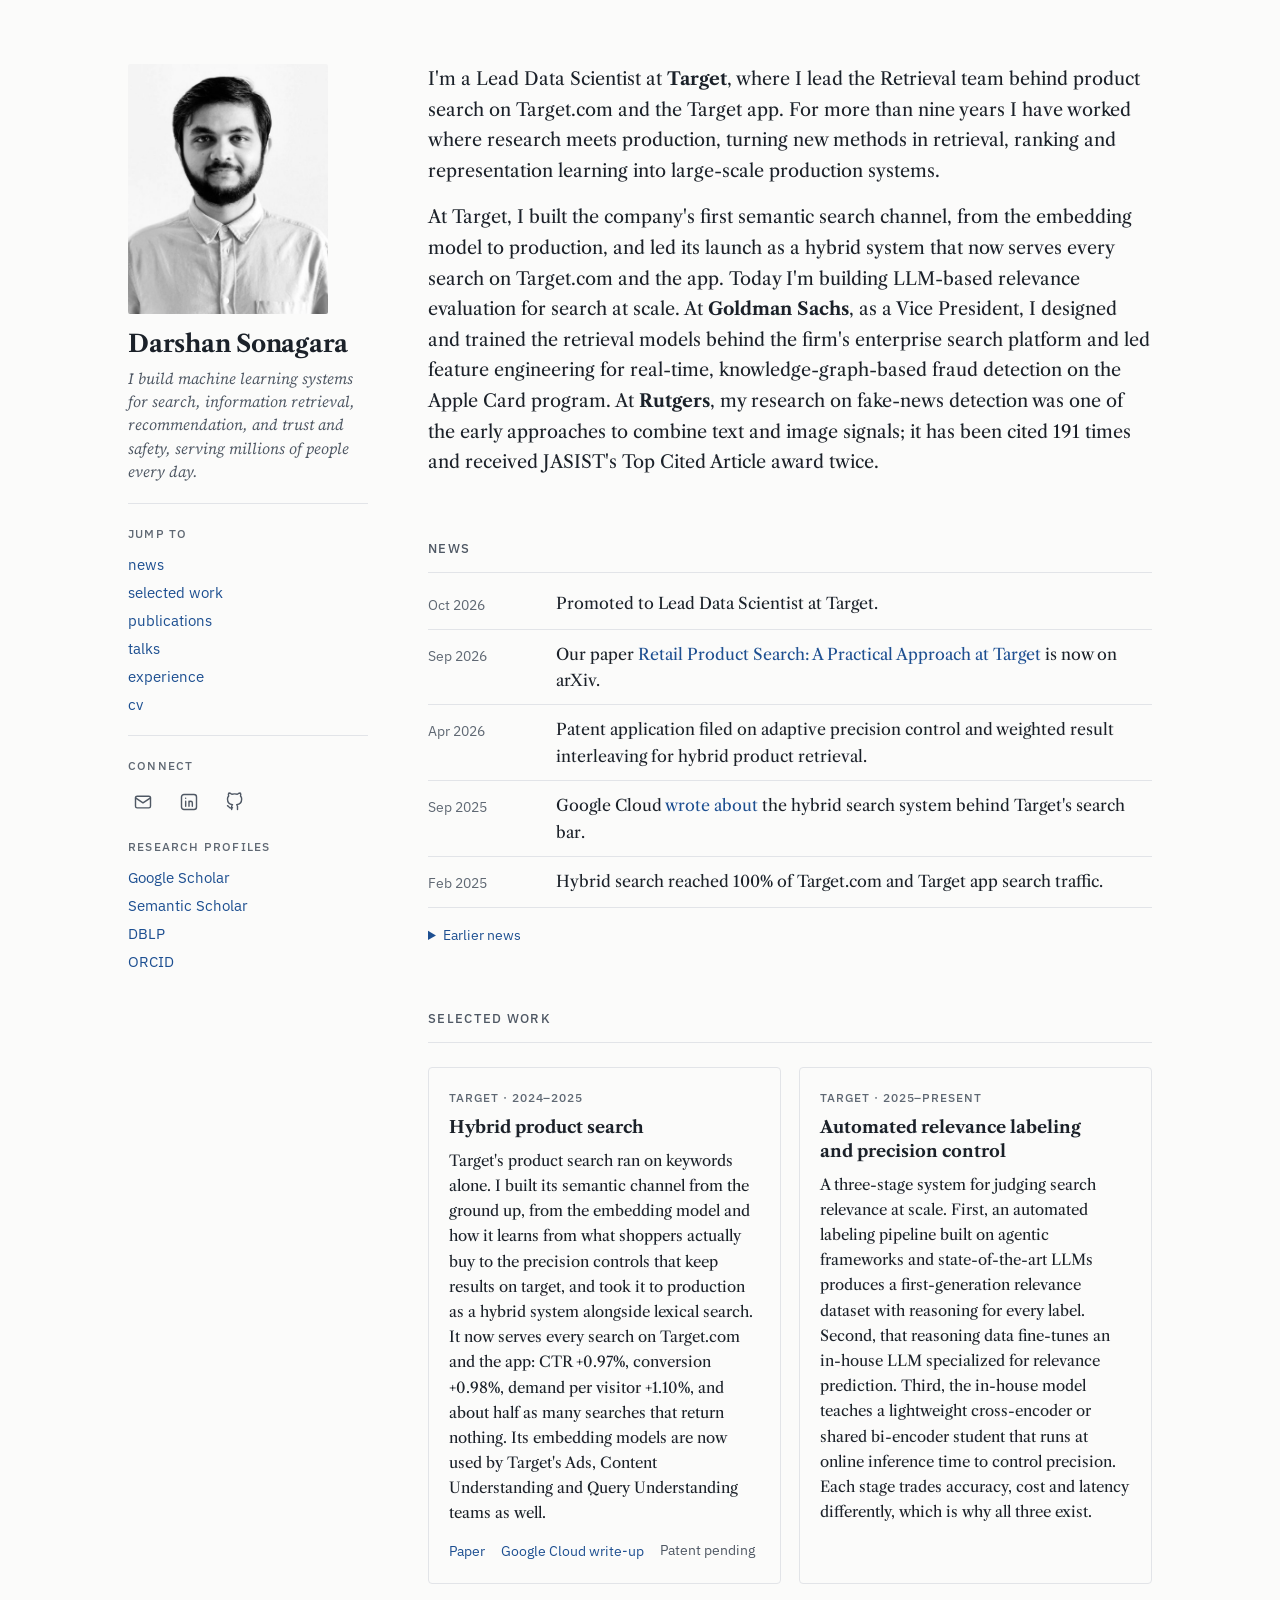
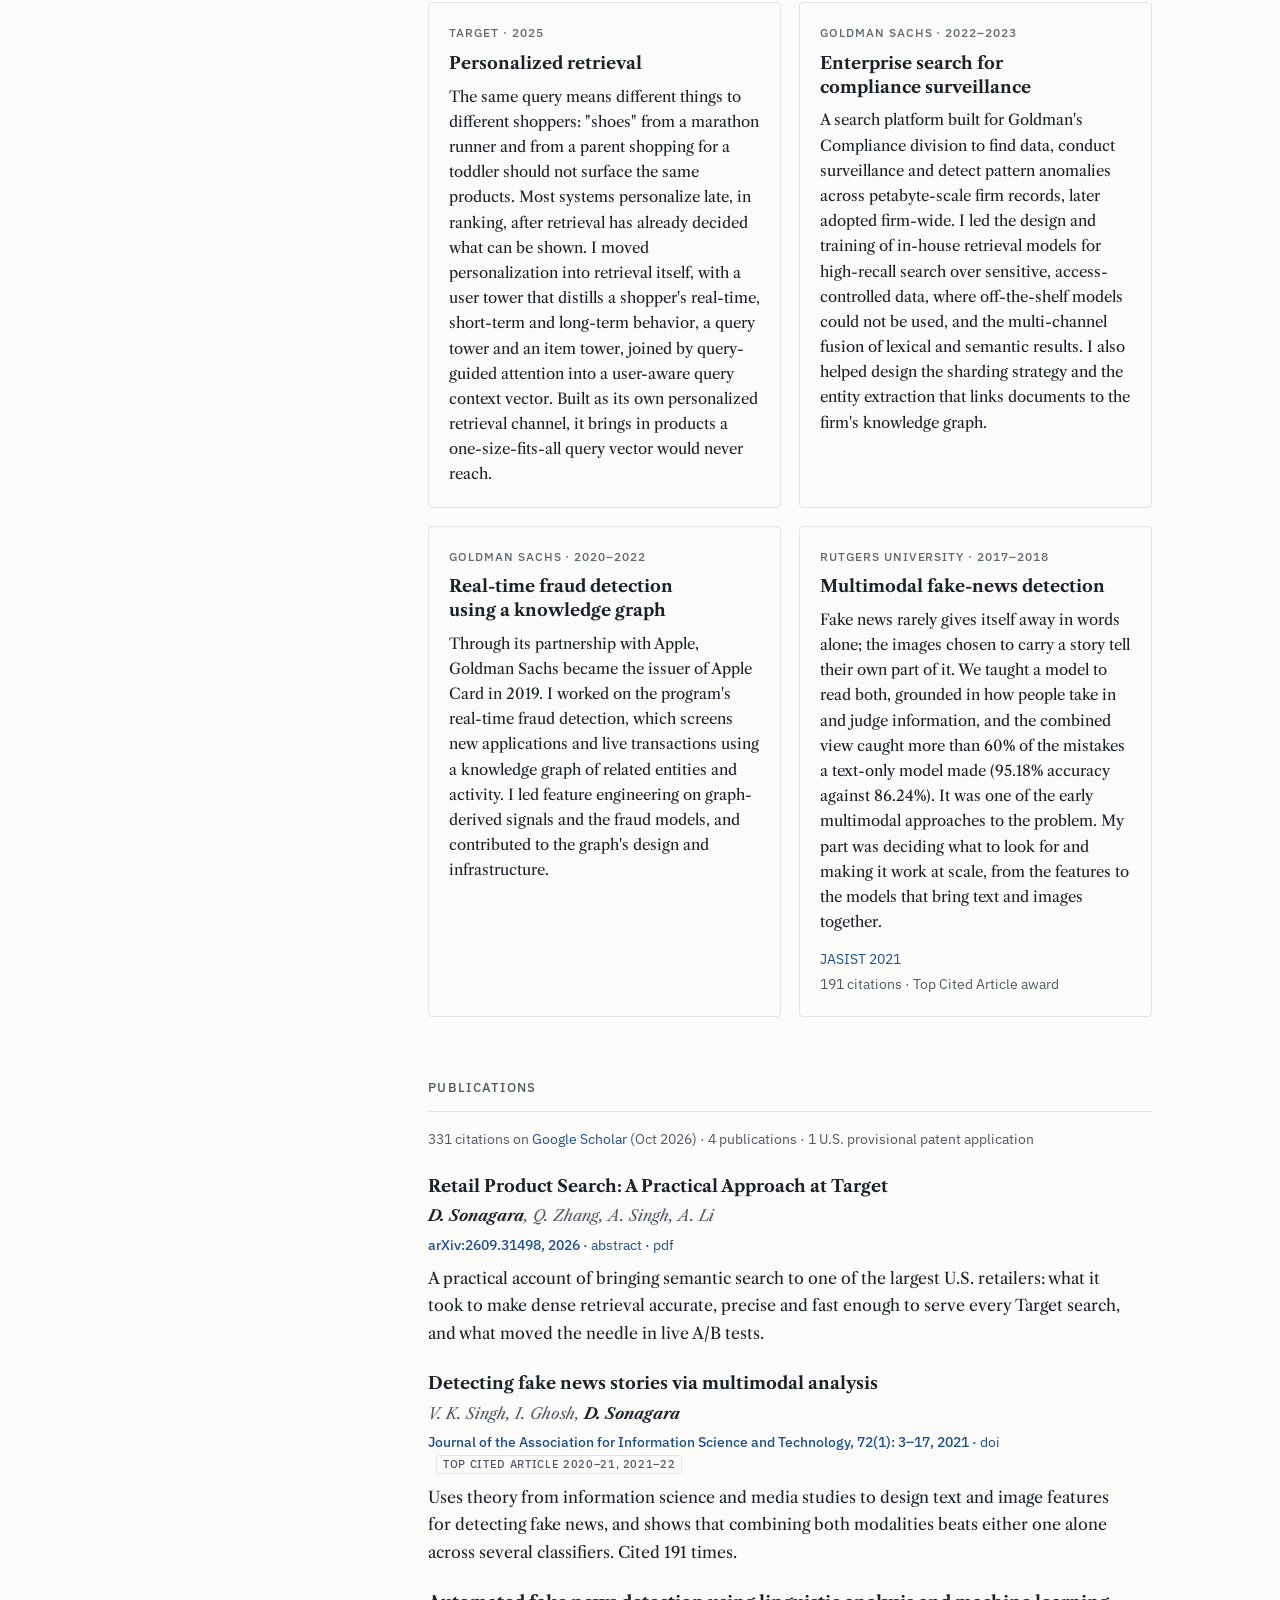
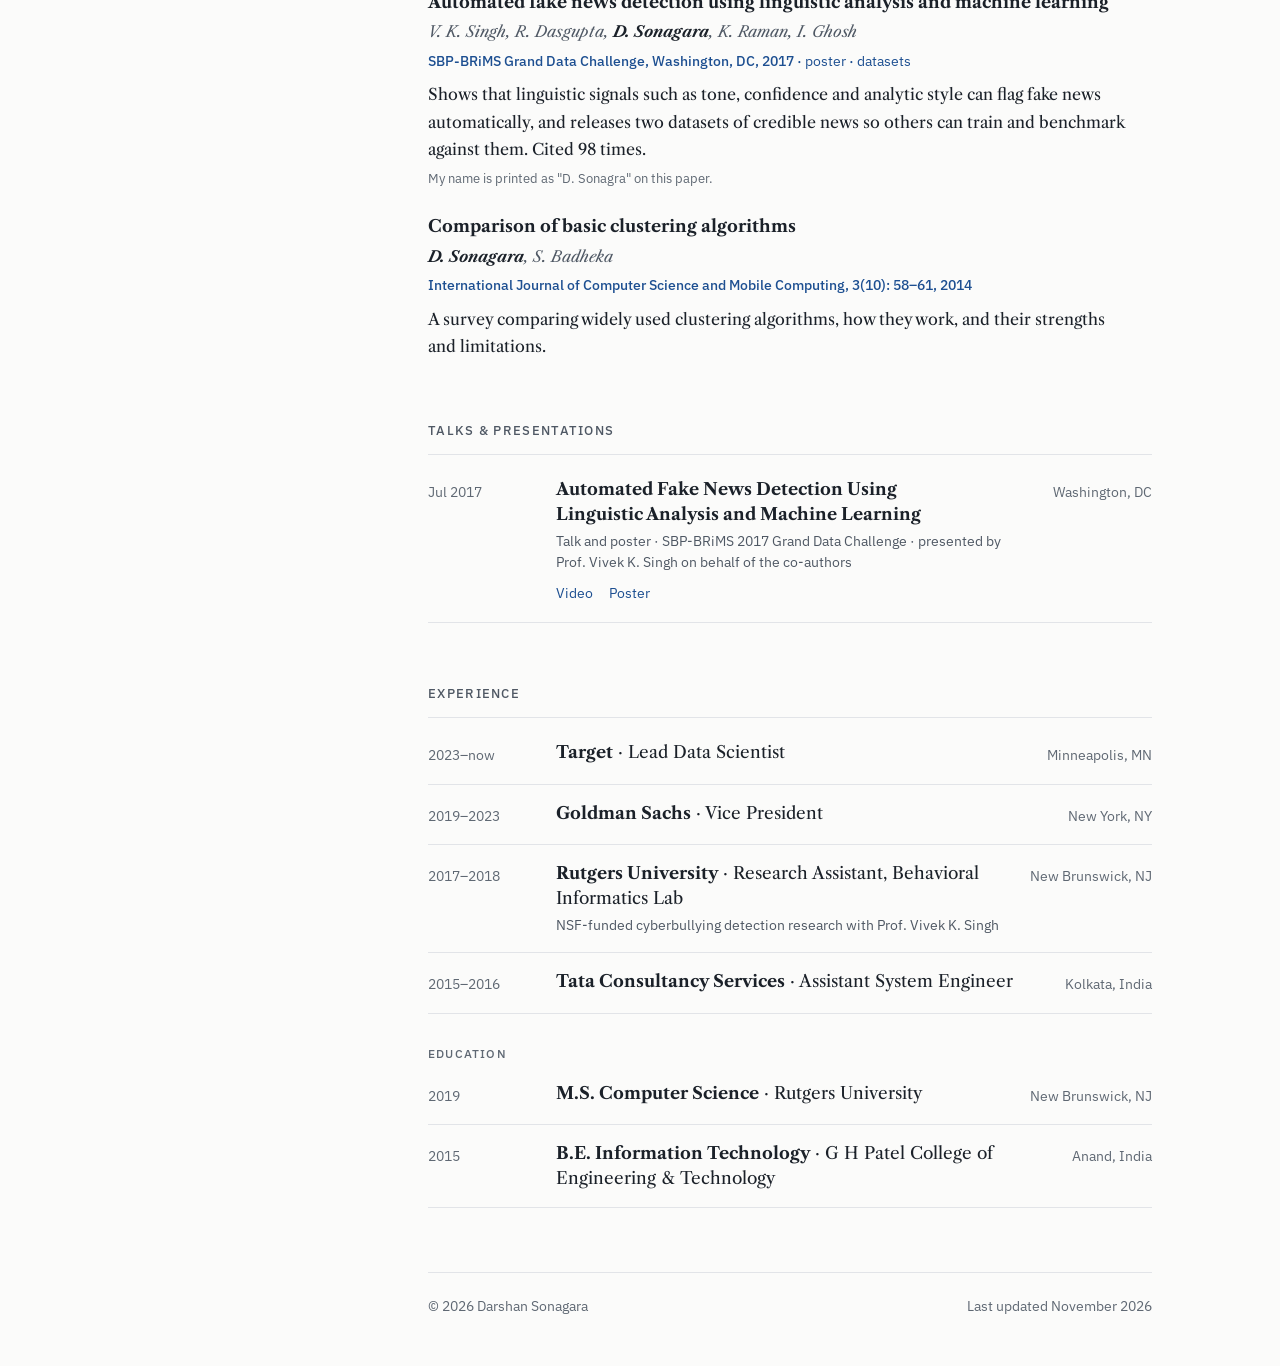
<file: index.html>
<!doctype html>
<html lang="en">
<head>
<meta charset="utf-8">
<meta name="viewport" content="width=device-width, initial-scale=1, viewport-fit=cover">
<title>Darshan Sonagara</title>
<meta name="claude:viewport-fit-sides" content="cover">
<meta name="description" content="Darshan Sonagara is a Lead Data Scientist at Target who builds machine learning systems for search, information retrieval, recommendation, and trust and safety.">
<meta name="author" content="Darshan Sonagara">
<meta name="theme-color" content="#1d4f91">
<link rel="canonical" href="https://darshan2203.github.io/">
<meta property="og:type" content="profile">
<meta property="og:title" content="Darshan Sonagara">
<meta property="og:description" content="Lead Data Scientist at Target. Machine learning systems for search, information retrieval, recommendation, and trust and safety.">
<meta property="og:url" content="https://darshan2203.github.io/">
<meta property="og:image" content="https://darshan2203.github.io/assets/img/darshan.jpg">
<meta name="twitter:card" content="summary">
<link rel="icon" href="data:image/svg+xml,%3Csvg xmlns='http://www.w3.org/2000/svg' viewBox='0 0 64 64'%3E%3Crect width='64' height='64' rx='14' fill='%231d4f91'/%3E%3Ctext x='32' y='43' font-family='Georgia,serif' font-size='30' font-weight='700' fill='white' text-anchor='middle'%3EDS%3C/text%3E%3C/svg%3E">
<link rel="preconnect" href="https://fonts.googleapis.com">
<link rel="preconnect" href="https://fonts.gstatic.com" crossorigin>
<link rel="stylesheet" href="https://fonts.googleapis.com/css2?family=IBM+Plex+Sans:wght@400;500;600&amp;family=Libre+Caslon+Text:ital,wght@0,400;0,700;1,400&amp;family=Source+Serif+4:ital,opsz,wght@1,8..60,400&amp;display=swap">
<link rel="stylesheet" href="assets/css/style.css?v=2026-11-02">
<script type="application/ld+json">
{
  "@context": "https://schema.org",
  "@type": "Person",
  "name": "Darshan Sonagara",
  "alternateName": ["Darshan B. Sonagara", "Darshan Sonagra"],
  "url": "https://darshan2203.github.io/",
  "image": "https://darshan2203.github.io/assets/img/darshan.jpg",
  "jobTitle": "Lead Data Scientist",
  "worksFor": { "@type": "Organization", "name": "Target" },
  "alumniOf": [
    { "@type": "CollegeOrUniversity", "name": "Rutgers University" },
    { "@type": "CollegeOrUniversity", "name": "G H Patel College of Engineering & Technology" }
  ],
  "knowsAbout": ["Information retrieval", "Search", "Recommender systems", "Machine learning", "Natural language processing", "Knowledge graphs", "Trust and safety", "Fraud detection", "Misinformation detection"],
  "sameAs": [
    "https://scholar.google.com/citations?user=wBLBXfQAAAAJ",
    "https://www.semanticscholar.org/author/Darshan-Sonagara/1721001174",
    "https://dblp.org/pid/282/3063.html",
    "https://www.linkedin.com/in/darshan-sonagara/",
    "https://github.com/darshan2203",
    "https://orcid.org/0009-0008-5192-7582"
  ]
}
</script>
</head>
<body>

<div class="page">
<div class="layout">

  <aside class="side" aria-label="Profile">
    <div class="id">
      <img src="assets/img/darshan-portrait.jpg" alt="Portrait of Darshan Sonagara" width="220" height="275">
      <div>
        <h1>Darshan Sonagara</h1>
        <p class="tagline">I build machine learning systems for search, information retrieval, recommendation, and trust and safety, serving millions of people every day.</p>
      </div>
    </div>

    <hr>

    <nav aria-label="Sections">
      <p class="label">Jump to</p>
      <ul class="jump">
        <li><a href="#news">news</a></li>
        <li><a href="#work">selected work</a></li>
        <li><a href="#publications">publications</a></li>
        <li><a href="#talks">talks</a></li>
        <li><a href="#experience">experience</a></li>
        <li><a href="cv/">cv</a></li>
      </ul>
    </nav>

    <hr>

    <div>
      <p class="label">Connect</p>
      <div class="icons">
        <a class="js-email" href="#contact" data-u="darshan.sonagara" data-d="gmail.com" aria-label="Email" title="Email"><svg viewBox="0 0 24 24" aria-hidden="true"><rect x="3" y="5" width="18" height="14" rx="2"/><path d="M3 7l9 6 9-6"/></svg></a>
        <a href="https://www.linkedin.com/in/darshan-sonagara/" aria-label="LinkedIn" title="LinkedIn"><svg viewBox="0 0 24 24" aria-hidden="true"><rect x="3" y="3" width="18" height="18" rx="3"/><path d="M8 11v6M8 7.5v.01M12 17v-4a2 2 0 0 1 4 0v4M12 11v6"/></svg></a>
        <a href="https://github.com/darshan2203" aria-label="GitHub" title="GitHub"><svg viewBox="0 0 24 24" aria-hidden="true"><path d="M9 19c-4 1.5-4-2-6-2.5M15 21v-3.5a3 3 0 0 0-1-2.3c3-.3 6-1.5 6-6.7a5 5 0 0 0-1.4-3.6 4.6 4.6 0 0 0-.1-3.6s-1.1-.3-3.7 1.4a12.5 12.5 0 0 0-6.6 0C5.6 1 4.5 1.3 4.5 1.3a4.6 4.6 0 0 0-.1 3.6A5 5 0 0 0 3 8.5c0 5.2 3 6.4 6 6.7a3 3 0 0 0-1 2.3V21"/></svg></a>
      </div>
    </div>

    <div>
      <p class="label">Research profiles</p>
      <p class="profiles"><a href="https://scholar.google.com/citations?user=wBLBXfQAAAAJ">Google Scholar</a><a href="https://www.semanticscholar.org/author/Darshan-Sonagara/1721001174">Semantic Scholar</a><a href="https://dblp.org/pid/282/3063.html">DBLP</a><a href="https://orcid.org/0009-0008-5192-7582">ORCID</a></p>
    </div>
  </aside>

  <main>

    <section id="about" aria-label="About">
      <div class="bio">
        <p>I'm a Lead Data Scientist at <b>Target</b>, where I lead the Retrieval team behind product search on Target.com and the Target app. For more than nine years I have worked where research meets production, turning new methods in retrieval, ranking and representation learning into large-scale production systems.</p>
        <p>At Target, I built the company's first semantic search channel, from the embedding model to production, and led its launch as a hybrid system that now serves every search on Target.com and the app. Today I'm building LLM-based relevance evaluation for search at scale. At <b>Goldman Sachs</b>, as a Vice President, I designed and trained the retrieval models behind the firm's enterprise search platform and led feature engineering for real-time, knowledge-graph-based fraud detection on the Apple Card program. At <b>Rutgers</b>, my research on fake-news detection was one of the early approaches to combine text and image signals; it has been cited 191 times and received JASIST's Top Cited Article award twice.</p>
      </div>
    </section>

    <section id="news" aria-labelledby="news-title">
      <h2 id="news-title">News</h2>
      <ul class="rows">
        <li class="row compact"><span class="when">Oct 2026</span><div class="what">Promoted to Lead Data Scientist at Target.</div></li>
        <li class="row compact"><span class="when">Sep 2026</span><div class="what"><span>Our paper <a href="https://arxiv.org/abs/2609.31498">Retail Product Search: A Practical Approach at Target</a> is now on arXiv.</span></div></li>
        <li class="row compact"><span class="when">Apr 2026</span><div class="what">Patent application filed on adaptive precision control and weighted result interleaving for hybrid product retrieval.</div></li>
        <li class="row compact"><span class="when">Sep 2025</span><div class="what"><span>Google Cloud <a href="https://cloud.google.com/blog/topics/retail/from-query-to-cart-inside-targets-search-bar-overhaul-with-alloydb-ai/">wrote about</a> the hybrid search system behind Target's search bar.</span></div></li>
        <li class="row compact"><span class="when">Feb 2025</span><div class="what">Hybrid search reached 100% of Target.com and Target app search traffic.</div></li>
      </ul>
      <details class="more">
        <summary>Earlier news</summary>
        <ul class="rows">
          <li class="row compact"><span class="when">Apr 2023</span><div class="what">Joined Target as a Senior Data Scientist on the Search team.</div></li>
          <li class="row compact"><span class="when">May 2020</span><div class="what"><span>Our paper <a href="https://doi.org/10.1002/asi.24359">Detecting fake news stories via multimodal analysis</a> was published online in JASIST.</span></div></li>
          <li class="row compact"><span class="when">Feb 2019</span><div class="what">Joined Goldman Sachs in New York.</div></li>
          <li class="row compact"><span class="when">Jul 2017</span><div class="what">Our fake-news detection work was presented at SBP-BRiMS 2017 in Washington, DC, with two public credible-news datasets.</div></li>
          <li class="row compact"><span class="when">Jun 2017</span><div class="what">Joined Prof. Vivek K. Singh's Behavioral Informatics Lab at Rutgers as a Research Assistant.</div></li>
        </ul>
      </details>
    </section>

    <section id="work" aria-labelledby="work-title">
      <h2 id="work-title">Selected work</h2>
      <div class="cards">
        <article class="card">
          <span class="meta">Target · 2024–2025</span>
          <h3>Hybrid product search</h3>
          <p>Target's product search ran on keywords alone. I built its semantic channel from the ground up, from the embedding model and how it learns from what shoppers actually buy to the precision controls that keep results on target, and took it to production as a hybrid system alongside lexical search. It now serves every search on Target.com and the app: CTR +0.97%, conversion +0.98%, demand per visitor +1.10%, and about half as many searches that return nothing. Its embedding models are now used by Target's Ads, Content Understanding and Query Understanding teams as well.</p>
            <div class="links"><a href="https://arxiv.org/abs/2609.31498">Paper</a><a href="https://cloud.google.com/blog/topics/retail/from-query-to-cart-inside-targets-search-bar-overhaul-with-alloydb-ai/">Google Cloud write-up</a><span class="sub">Patent pending</span></div>
        </article>
        <article class="card">
          <span class="meta">Target · 2025–present</span>
          <h3>Automated relevance labeling and precision control</h3>
          <p>A three-stage system for judging search relevance at scale. First, an automated labeling pipeline built on agentic frameworks and state-of-the-art LLMs produces a first-generation relevance dataset with reasoning for every label. Second, that reasoning data fine-tunes an in-house LLM specialized for relevance prediction. Third, the in-house model teaches a lightweight cross-encoder or shared bi-encoder student that runs at online inference time to control precision. Each stage trades accuracy, cost and latency differently, which is why all three exist.</p>
        </article>
        <article class="card">
          <span class="meta">Target · 2025</span>
          <h3>Personalized retrieval</h3>
          <p>The same query means different things to different shoppers: "shoes" from a marathon runner and from a parent shopping for a toddler should not surface the same products. Most systems personalize late, in ranking, after retrieval has already decided what can be shown. I moved personalization into retrieval itself, with a user tower that distills a shopper's real-time, short-term and long-term behavior, a query tower and an item tower, joined by query-guided attention into a user-aware query context vector. Built as its own personalized retrieval channel, it brings in products a one-size-fits-all query vector would never reach.</p>
        </article>
        <article class="card">
          <span class="meta">Goldman Sachs · 2022–2023</span>
          <h3>Enterprise search for compliance surveillance</h3>
          <p>A search platform built for Goldman's Compliance division to find data, conduct surveillance and detect pattern anomalies across petabyte-scale firm records, later adopted firm-wide. I led the design and training of in-house retrieval models for high-recall search over sensitive, access-controlled data, where off-the-shelf models could not be used, and the multi-channel fusion of lexical and semantic results. I also helped design the sharding strategy and the entity extraction that links documents to the firm's knowledge graph.</p>
        </article>
        <article class="card">
          <span class="meta">Goldman Sachs · 2020–2022</span>
          <h3>Real-time fraud detection using a knowledge graph</h3>
          <p>Through its partnership with Apple, Goldman Sachs became the issuer of Apple Card in 2019. I worked on the program's real-time fraud detection, which screens new applications and live transactions using a knowledge graph of related entities and activity. I led feature engineering on graph-derived signals and the fraud models, and contributed to the graph's design and infrastructure.</p>
        </article>
        <article class="card">
          <span class="meta">Rutgers University · 2017–2018</span>
          <h3>Multimodal fake-news detection</h3>
          <p>Fake news rarely gives itself away in words alone; the images chosen to carry a story tell their own part of it. We taught a model to read both, grounded in how people take in and judge information, and the combined view caught more than 60% of the mistakes a text-only model made (95.18% accuracy against 86.24%). It was one of the early multimodal approaches to the problem. My part was deciding what to look for and making it work at scale, from the features to the models that bring text and images together.</p>
            <div class="links"><a href="https://doi.org/10.1002/asi.24359">JASIST 2021</a><span class="sub">191 citations · Top Cited Article award</span></div>
        </article>
      </div>
    </section>

    <section id="publications" aria-labelledby="pubs-title">
      <h2 id="pubs-title">Publications</h2>
      <p class="facts">331 citations on <a href="https://scholar.google.com/citations?user=wBLBXfQAAAAJ">Google Scholar</a> (Oct 2026) · 4 publications · 1 U.S. provisional patent application</p>
      <ul class="pubs">
        <li class="pub">
          <h3>Retail Product Search: A Practical Approach at Target</h3>
          <span class="authors"><span class="me">D. Sonagara</span>, Q. Zhang, A. Singh, A. Li</span>
          <span class="venue">arXiv:2609.31498, 2026 · <a href="https://arxiv.org/abs/2609.31498">abstract</a> · <a href="https://arxiv.org/pdf/2609.31498">pdf</a></span>
          <p>A practical account of bringing semantic search to one of the largest U.S. retailers: what it took to make dense retrieval accurate, precise and fast enough to serve every Target search, and what moved the needle in live A/B tests.</p>
        </li>
        <li class="pub">
          <h3>Detecting fake news stories via multimodal analysis</h3>
          <span class="authors">V. K. Singh, I. Ghosh, <span class="me">D. Sonagara</span></span>
          <span class="venue">Journal of the Association for Information Science and Technology, 72(1): 3–17, 2021 · <a href="https://doi.org/10.1002/asi.24359">doi</a><span class="tag">Top Cited Article 2020–21, 2021–22</span></span>
          <p>Uses theory from information science and media studies to design text and image features for detecting fake news, and shows that combining both modalities beats either one alone across several classifiers. Cited 191 times.</p>
        </li>
        <li class="pub">
          <h3>Automated fake news detection using linguistic analysis and machine learning</h3>
          <span class="authors">V. K. Singh, R. Dasgupta, <span class="me">D. Sonagara</span>, K. Raman, I. Ghosh</span>
          <span class="venue">SBP-BRiMS Grand Data Challenge, Washington, DC, 2017 · <a href="https://sbp-brims.org/2017/proceedings/papers/challenge_papers/Poster_AutomatedFakeNewsDetection.pdf">poster</a> · <a href="http://bit.ly/2sGcJz4">datasets</a></span>
          <p>Shows that linguistic signals such as tone, confidence and analytic style can flag fake news automatically, and releases two datasets of credible news so others can train and benchmark against them. Cited 98 times.</p>
          <span class="aside">My name is printed as "D. Sonagra" on this paper.</span>
        </li>
        <li class="pub">
          <h3>Comparison of basic clustering algorithms</h3>
          <span class="authors"><span class="me">D. Sonagara</span>, S. Badheka</span>
          <span class="venue">International Journal of Computer Science and Mobile Computing, 3(10): 58–61, 2014</span>
          <p>A survey comparing widely used clustering algorithms, how they work, and their strengths and limitations.</p>
        </li>
      </ul>
    </section>

    <section id="talks" aria-labelledby="talks-title">
      <h2 id="talks-title">Talks &amp; presentations</h2>
      <ul class="rows">
        <li class="row">
          <span class="when">Jul 2017</span>
          <div class="what">
            <h3>Automated Fake News Detection Using Linguistic Analysis and Machine Learning</h3>
            <span class="sub">Talk and poster · SBP-BRiMS 2017 Grand Data Challenge · presented by Prof. Vivek K. Singh on behalf of the co-authors</span>
            <div class="links"><a href="https://www.youtube.com/watch?v=52TGYLeExQo&amp;t=7s">Video</a><a href="https://sbp-brims.org/2017/proceedings/papers/challenge_papers/Poster_AutomatedFakeNewsDetection.pdf">Poster</a></div>
          </div>
          <span class="where">Washington, DC</span>
        </li>
      </ul>
    </section>

    <section id="experience" aria-labelledby="exp-title">
      <h2 id="exp-title">Experience</h2>
      <ul class="rows">
        <li class="row">
          <span class="when">2023–now</span>
          <div class="what">
            <h3 class="plain"><b>Target</b> · Lead Data Scientist</h3>
          </div>
          <span class="where">Minneapolis, MN</span>
        </li>
        <li class="row">
          <span class="when">2019–2023</span>
          <div class="what">
            <h3 class="plain"><b>Goldman Sachs</b> · Vice President</h3>
          </div>
          <span class="where">New York, NY</span>
        </li>
        <li class="row">
          <span class="when">2017–2018</span>
          <div class="what">
            <h3 class="plain"><b>Rutgers University</b> · Research Assistant, Behavioral Informatics Lab</h3>
            <span class="sub">NSF-funded cyberbullying detection research with Prof. Vivek K. Singh</span>
          </div>
          <span class="where">New Brunswick, NJ</span>
        </li>
        <li class="row">
          <span class="when">2015–2016</span>
          <div class="what">
            <h3 class="plain"><b>Tata Consultancy Services</b> · Assistant System Engineer</h3>
          </div>
          <span class="where">Kolkata, India</span>
        </li>
      </ul>
      <p class="subhead">Education</p>
      <ul class="rows">
        <li class="row">
          <span class="when">2019</span>
          <div class="what"><h3 class="plain"><b>M.S. Computer Science</b> · Rutgers University</h3></div>
          <span class="where">New Brunswick, NJ</span>
        </li>
        <li class="row">
          <span class="when">2015</span>
          <div class="what"><h3 class="plain"><b>B.E. Information Technology</b> · G H Patel College of Engineering &amp; Technology</h3></div>
          <span class="where">Anand, India</span>
        </li>
      </ul>
    </section>

    <footer id="contact">
      <span>© 2026 Darshan Sonagara</span>
      <span>Last updated November 2026</span>
    </footer>

  </main>

</div>


</div>

<script>
  // The address is assembled only when a visitor clicks, so it never appears as plain text in the page source.
  document.querySelectorAll(".js-email").forEach(function (link) {
    link.addEventListener("click", function (event) {
      event.preventDefault();
      window.location.href = "mailto:" + link.dataset.u + "@" + link.dataset.d;
    });
  });
</script>
</body>
</html>
</file>
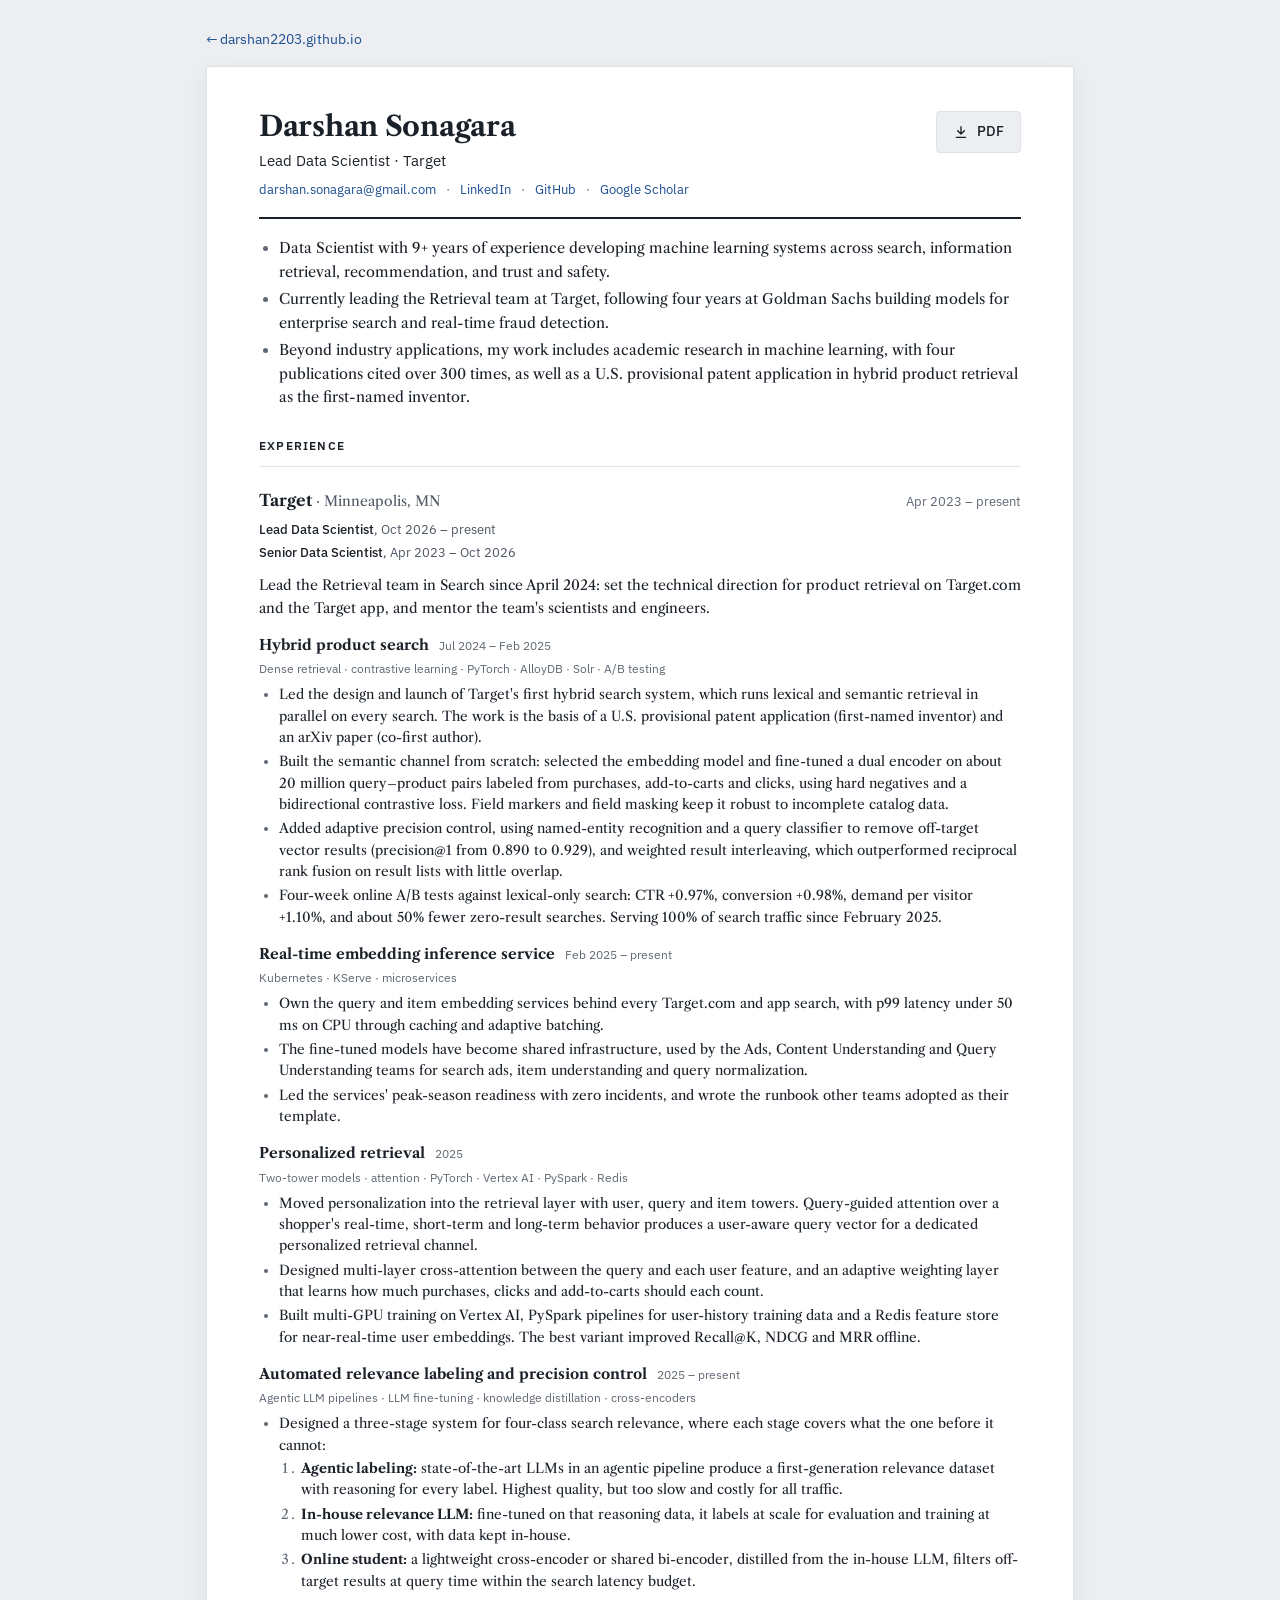
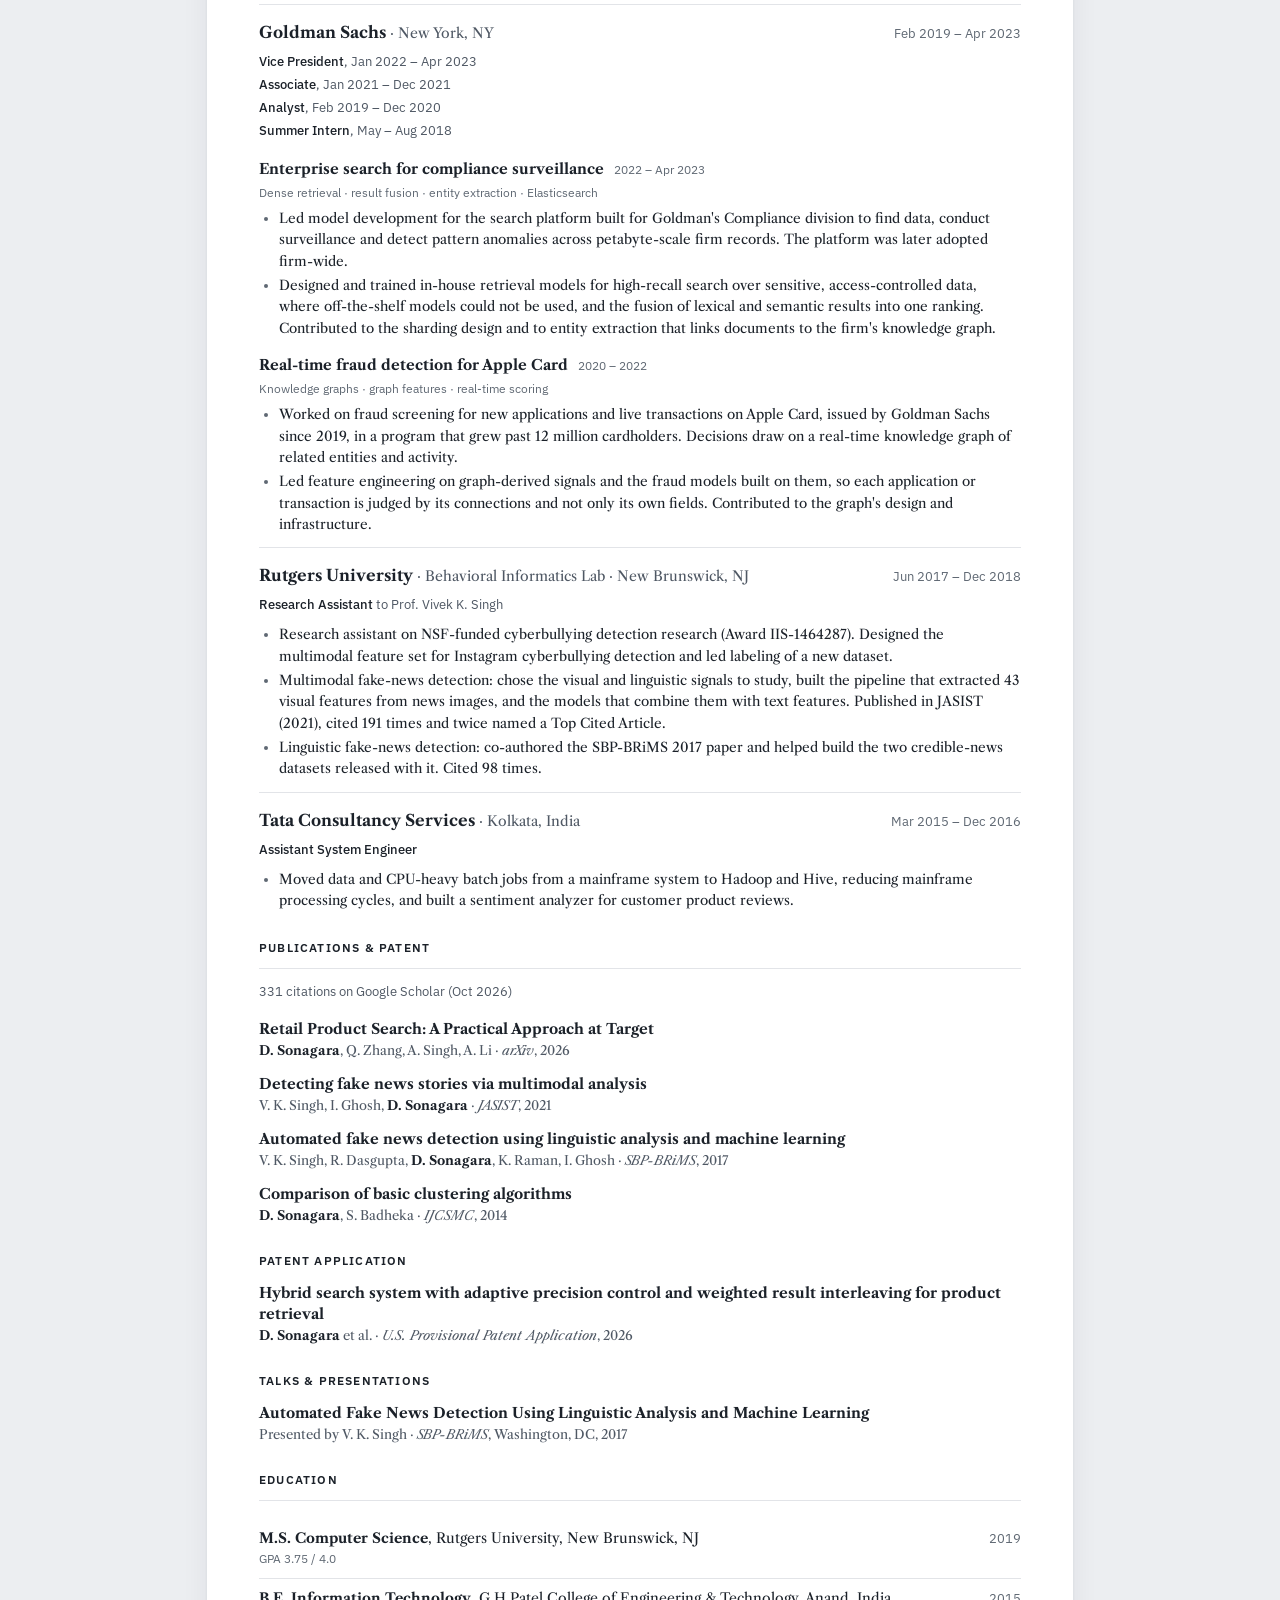
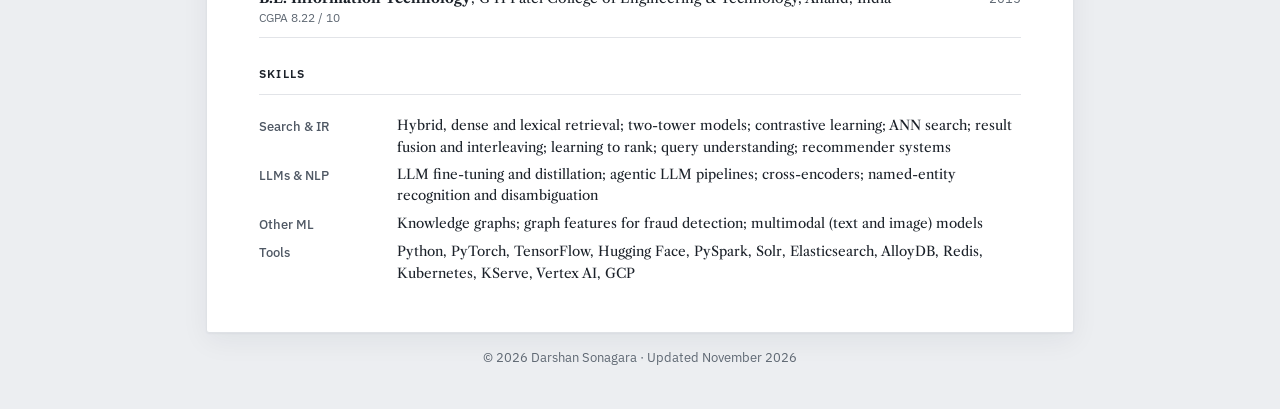
<file: cv/index.html>
<!doctype html>
<html lang="en">
<head>
<meta charset="utf-8">
<meta name="viewport" content="width=device-width, initial-scale=1, viewport-fit=cover">
<title>Darshan Sonagara · CV</title>
<meta name="description" content="Curriculum vitae of Darshan Sonagara, Lead Data Scientist at Target: experience, publications, patent application, education and skills.">
<meta name="author" content="Darshan Sonagara">
<meta name="theme-color" content="#1d4f91">
<link rel="canonical" href="https://darshan2203.github.io/cv/">
<meta property="og:type" content="profile">
<meta property="og:title" content="Darshan Sonagara · CV">
<meta property="og:description" content="Lead Data Scientist at Target. Machine learning systems for search, information retrieval, recommendation, and trust and safety.">
<meta property="og:url" content="https://darshan2203.github.io/cv/">
<meta property="og:image" content="https://darshan2203.github.io/assets/img/darshan.jpg">
<link rel="icon" href="data:image/svg+xml,%3Csvg xmlns='http://www.w3.org/2000/svg' viewBox='0 0 64 64'%3E%3Crect width='64' height='64' rx='14' fill='%231d4f91'/%3E%3Ctext x='32' y='43' font-family='Georgia,serif' font-size='30' font-weight='700' fill='white' text-anchor='middle'%3EDS%3C/text%3E%3C/svg%3E">
<link rel="preconnect" href="https://fonts.googleapis.com">
<link rel="preconnect" href="https://fonts.gstatic.com" crossorigin>
<link rel="stylesheet" href="https://fonts.googleapis.com/css2?family=IBM+Plex+Sans:wght@400;500;600&amp;family=Libre+Caslon+Text:ital,wght@0,400;0,700;1,400&amp;family=Source+Serif+4:ital,opsz,wght@1,8..60,400&amp;display=swap">
<link rel="stylesheet" href="../assets/css/style.css?v=2026-11-02">
<link rel="stylesheet" href="../assets/css/cv.css?v=2026-11-02f">
</head>
<body class="cv">

<div class="desk">
  <a class="back" href="../">← darshan2203.github.io</a>

  <article class="sheet">

    <header class="cv-top">
      <div>
        <h1>Darshan Sonagara</h1>
        <p class="cv-role">Lead Data Scientist · Target</p>
        <p class="cv-links"><a class="js-email js-email-text" href="#contact" data-u="darshan.sonagara" data-d="gmail.com">Email</a><span aria-hidden="true">·</span><a href="https://www.linkedin.com/in/darshan-sonagara/">LinkedIn</a><span aria-hidden="true">·</span><a href="https://github.com/darshan2203">GitHub</a><span aria-hidden="true">·</span><a href="https://scholar.google.com/citations?user=wBLBXfQAAAAJ">Google Scholar</a></p>
      </div>
      <a class="btn" href="Darshan_Sonagara_CV.pdf" download="Darshan_Sonagara_CV.pdf"><svg viewBox="0 0 24 24" aria-hidden="true"><path d="M12 4v11M7 10l5 5 5-5M5 20h14"/></svg>PDF</a>
    </header>

    <main>

    <section aria-label="Summary">
      <ul class="summary">
        <li>Data Scientist with 9+ years of experience developing machine learning systems across search, information retrieval, recommendation, and trust and safety.</li>
        <li>Currently leading the Retrieval team at Target, following four years at Goldman Sachs building models for enterprise search and real-time fraud detection.</li>
        <li>Beyond industry applications, my work includes academic research in machine learning, with four publications cited over 300 times, as well as a U.S. provisional patent application in hybrid product retrieval as the first-named inventor.</li>
      </ul>
    </section>

    <section id="experience" aria-labelledby="exp-title">
      <h2 id="exp-title">Experience</h2>

      <article class="job">
        <div class="job-head">
          <h3>Target <span>· Minneapolis, MN</span></h3>
          <span class="dates">Apr 2023 – present</span>
        </div>
        <ul class="titles">
          <li><b>Lead Data Scientist</b>, Oct 2026 – present</li>
          <li><b>Senior Data Scientist</b>, Apr 2023 – Oct 2026</li>
        </ul>
        <p class="scope">Lead the Retrieval team in Search since April 2024: set the technical direction for product retrieval on Target.com and the Target app, and mentor the team's scientists and engineers.</p>

        <div class="proj">
          <div class="proj-head"><h4>Hybrid product search</h4><span class="when-inline">Jul 2024 – Feb 2025</span></div>
          <span class="stack">Dense retrieval · contrastive learning · PyTorch · AlloyDB · Solr · A/B testing</span>
          <ul class="points">
            <li>Led the design and launch of Target's first hybrid search system, which runs lexical and semantic retrieval in parallel on every search. The work is the basis of a U.S. provisional patent application (first-named inventor) and an arXiv paper (co-first author).</li>
            <li>Built the semantic channel from scratch: selected the embedding model and fine-tuned a dual encoder on about 20 million query–product pairs labeled from purchases, add-to-carts and clicks, using hard negatives and a bidirectional contrastive loss. Field markers and field masking keep it robust to incomplete catalog data.</li>
            <li>Added adaptive precision control, using named-entity recognition and a query classifier to remove off-target vector results (precision@1 from 0.890 to 0.929), and weighted result interleaving, which outperformed reciprocal rank fusion on result lists with little overlap.</li>
            <li>Four-week online A/B tests against lexical-only search: CTR +0.97%, conversion +0.98%, demand per visitor +1.10%, and about 50% fewer zero-result searches. Serving 100% of search traffic since February 2025.</li>
          </ul>
        </div>

        <div class="proj">
          <div class="proj-head"><h4>Real-time embedding inference service</h4><span class="when-inline">Feb 2025 – present</span></div>
          <span class="stack">Kubernetes · KServe · microservices</span>
          <ul class="points">
            <li>Own the query and item embedding services behind every Target.com and app search, with p99 latency under 50 ms on CPU through caching and adaptive batching.</li>
            <li>The fine-tuned models have become shared infrastructure, used by the Ads, Content Understanding and Query Understanding teams for search ads, item understanding and query normalization.</li>
            <li>Led the services' peak-season readiness with zero incidents, and wrote the runbook other teams adopted as their template.</li>
          </ul>
        </div>

        <div class="proj">
          <div class="proj-head"><h4>Personalized retrieval</h4><span class="when-inline">2025</span></div>
          <span class="stack">Two-tower models · attention · PyTorch · Vertex AI · PySpark · Redis</span>
          <ul class="points">
            <li>Moved personalization into the retrieval layer with user, query and item towers. Query-guided attention over a shopper's real-time, short-term and long-term behavior produces a user-aware query vector for a dedicated personalized retrieval channel.</li>
            <li>Designed multi-layer cross-attention between the query and each user feature, and an adaptive weighting layer that learns how much purchases, clicks and add-to-carts should each count.</li>
            <li>Built multi-GPU training on Vertex AI, PySpark pipelines for user-history training data and a Redis feature store for near-real-time user embeddings. The best variant improved Recall@K, NDCG and MRR offline.</li>
          </ul>
        </div>

        <div class="proj">
          <div class="proj-head"><h4>Automated relevance labeling and precision control</h4><span class="when-inline">2025 – present</span></div>
          <span class="stack">Agentic LLM pipelines · LLM fine-tuning · knowledge distillation · cross-encoders</span>
          <ul class="points">
            <li>Designed a three-stage system for four-class search relevance, where each stage covers what the one before it cannot:
              <ol class="points">
                <li><b>Agentic labeling:</b> state-of-the-art LLMs in an agentic pipeline produce a first-generation relevance dataset with reasoning for every label. Highest quality, but too slow and costly for all traffic.</li>
                <li><b>In-house relevance LLM:</b> fine-tuned on that reasoning data, it labels at scale for evaluation and training at much lower cost, with data kept in-house.</li>
                <li><b>Online student:</b> a lightweight cross-encoder or shared bi-encoder, distilled from the in-house LLM, filters off-target results at query time within the search latency budget.</li>
              </ol>
            </li>
          </ul>
        </div>
      </article>

      <article class="job">
        <div class="job-head">
          <h3>Goldman Sachs <span>· New York, NY</span></h3>
          <span class="dates">Feb 2019 – Apr 2023</span>
        </div>
        <ul class="titles">
          <li><b>Vice President</b>, Jan 2022 – Apr 2023</li>
          <li><b>Associate</b>, Jan 2021 – Dec 2021</li>
          <li><b>Analyst</b>, Feb 2019 – Dec 2020</li>
          <li><b>Summer Intern</b>, May – Aug 2018</li>
        </ul>

        <div class="proj">
          <div class="proj-head"><h4>Enterprise search for compliance surveillance</h4><span class="when-inline">2022 – Apr 2023</span></div>
          <span class="stack">Dense retrieval · result fusion · entity extraction · Elasticsearch</span>
          <ul class="points">
            <li>Led model development for the search platform built for Goldman's Compliance division to find data, conduct surveillance and detect pattern anomalies across petabyte-scale firm records. The platform was later adopted firm-wide.</li>
            <li>Designed and trained in-house retrieval models for high-recall search over sensitive, access-controlled data, where off-the-shelf models could not be used, and the fusion of lexical and semantic results into one ranking. Contributed to the sharding design and to entity extraction that links documents to the firm's knowledge graph.</li>
          </ul>
        </div>

        <div class="proj">
          <div class="proj-head"><h4>Real-time fraud detection for Apple Card</h4><span class="when-inline">2020 – 2022</span></div>
          <span class="stack">Knowledge graphs · graph features · real-time scoring</span>
          <ul class="points">
            <li>Worked on fraud screening for new applications and live transactions on Apple Card, issued by Goldman Sachs since 2019, in a program that grew past 12 million cardholders. Decisions draw on a real-time knowledge graph of related entities and activity.</li>
            <li>Led feature engineering on graph-derived signals and the fraud models built on them, so each application or transaction is judged by its connections and not only its own fields. Contributed to the graph's design and infrastructure.</li>
          </ul>
        </div>
      </article>

      <article class="job">
        <div class="job-head">
          <h3>Rutgers University <span>· Behavioral Informatics Lab · New Brunswick, NJ</span></h3>
          <span class="dates">Jun 2017 – Dec 2018</span>
        </div>
        <ul class="titles">
          <li><b>Research Assistant</b> to Prof. Vivek K. Singh</li>
        </ul>
        <ul class="points">
          <li>Research assistant on NSF-funded cyberbullying detection research (Award IIS-1464287). Designed the multimodal feature set for Instagram cyberbullying detection and led labeling of a new dataset.</li>
          <li>Multimodal fake-news detection: chose the visual and linguistic signals to study, built the pipeline that extracted 43 visual features from news images, and the models that combine them with text features. Published in JASIST (2021), cited 191 times and twice named a Top Cited Article.</li>
          <li>Linguistic fake-news detection: co-authored the SBP-BRiMS 2017 paper and helped build the two credible-news datasets released with it. Cited 98 times.</li>
        </ul>
      </article>

      <article class="job">
        <div class="job-head">
          <h3>Tata Consultancy Services <span>· Kolkata, India</span></h3>
          <span class="dates">Mar 2015 – Dec 2016</span>
        </div>
        <ul class="titles">
          <li><b>Assistant System Engineer</b></li>
        </ul>
        <ul class="points">
          <li>Moved data and CPU-heavy batch jobs from a mainframe system to Hadoop and Hive, reducing mainframe processing cycles, and built a sentiment analyzer for customer product reviews.</li>
        </ul>
      </article>
    </section>

    <section id="publications" aria-labelledby="pubs-title">
      <h2 id="pubs-title">Publications &amp; patent</h2>
      <p class="facts">331 citations on Google Scholar (Oct 2026)</p>
      <ol class="refs">
        <li><span class="t">Retail Product Search: A Practical Approach at Target</span><span class="cite"><b>D. Sonagara</b>, Q. Zhang, A. Singh, A. Li · <i>arXiv</i>, 2026</span></li>
        <li><span class="t">Detecting fake news stories via multimodal analysis</span><span class="cite">V. K. Singh, I. Ghosh, <b>D. Sonagara</b> · <i>JASIST</i>, 2021</span></li>
        <li><span class="t">Automated fake news detection using linguistic analysis and machine learning</span><span class="cite">V. K. Singh, R. Dasgupta, <b>D. Sonagara</b>, K. Raman, I. Ghosh · <i>SBP-BRiMS</i>, 2017</span></li>
        <li><span class="t">Comparison of basic clustering algorithms</span><span class="cite"><b>D. Sonagara</b>, S. Badheka · <i>IJCSMC</i>, 2014</span></li>
      </ol>

      <p class="subhead">Patent application</p>
      <ul class="refs">
        <li><span class="t">Hybrid search system with adaptive precision control and weighted result interleaving for product retrieval</span><span class="cite"><b>D. Sonagara</b> et al. · <i>U.S. Provisional Patent Application</i>, 2026</span></li>
      </ul>

      <p class="subhead">Talks &amp; presentations</p>
      <ul class="refs">
        <li><span class="t">Automated Fake News Detection Using Linguistic Analysis and Machine Learning</span><span class="cite">Presented by V. K. Singh · <i>SBP-BRiMS</i>, Washington, DC, 2017</span></li>
      </ul>
    </section>


    <section id="education" aria-labelledby="edu-title">
      <h2 id="edu-title">Education</h2>
      <ul class="lines">
        <li><span><b>M.S. Computer Science</b>, Rutgers University, New Brunswick, NJ<span class="detail">GPA 3.75 / 4.0</span></span><span class="dates">2019</span></li>
        <li><span><b>B.E. Information Technology</b>, G H Patel College of Engineering &amp; Technology, Anand, India<span class="detail">CGPA 8.22 / 10</span></span><span class="dates">2015</span></li>
      </ul>
    </section>

    <section id="skills" aria-labelledby="skills-title">
      <h2 id="skills-title">Skills</h2>
      <dl class="skills">
        <dt>Search &amp; IR</dt><dd>Hybrid, dense and lexical retrieval; two-tower models; contrastive learning; ANN search; result fusion and interleaving; learning to rank; query understanding; recommender systems</dd>
        <dt>LLMs &amp; NLP</dt><dd>LLM fine-tuning and distillation; agentic LLM pipelines; cross-encoders; named-entity recognition and disambiguation</dd>
        <dt>Other ML</dt><dd>Knowledge graphs; graph features for fraud detection; multimodal (text and image) models</dd>
        <dt>Tools</dt><dd>Python, PyTorch, TensorFlow, Hugging Face, PySpark, Solr, Elasticsearch, AlloyDB, Redis, Kubernetes, KServe, Vertex AI, GCP</dd>
      </dl>
    </section>

    </main>

  </article>

  <footer class="cv-foot" id="contact">© 2026 Darshan Sonagara · Updated November 2026</footer>
</div>

<script>
  // The address is assembled only when a visitor clicks, so it never appears as plain text in the page source.
  document.querySelectorAll(".js-email-text").forEach(function (el) {
    el.textContent = el.dataset.u + "@" + el.dataset.d;
  });
  document.querySelectorAll(".js-email").forEach(function (link) {
    link.addEventListener("click", function (event) {
      event.preventDefault();
      window.location.href = "mailto:" + link.dataset.u + "@" + link.dataset.d;
    });
  });
</script>
</body>
</html>
</file>
<file: assets/css/style.css>
/* Layout: a sticky profile sidebar (identity, jump links, contact) beside one reading column of ruled, dated rows; on phones the sidebar becomes a compact header. */
:root {
  --bg: #fbfbfa;
  --fg: #1b2129;
  --muted: #4f5864;
  --faint: #5f6873;
  --line: #e2e4e8;
  --accent: #1d4f91;
  --accent-hover: #123766;
  --font-serif: "Libre Caslon Text", Georgia, "Times New Roman", serif;
  --font-tagline: "Source Serif 4", Georgia, serif;
  --font-sans: "IBM Plex Sans", system-ui, -apple-system, "Segoe UI", Arial, sans-serif;
}
@media (prefers-color-scheme: dark) {
  :root:not([data-theme="light"]) {
    --bg: #111418;
    --fg: #e5e8ec;
    --muted: #aab2bc;
    --faint: #98a1ab;
    --line: #2a3038;
    --accent: #8fb6ec;
    --accent-hover: #bad3f5;
    color-scheme: dark;
  }
}
:root[data-theme="dark"] {
  --bg: #111418;
  --fg: #e5e8ec;
  --muted: #aab2bc;
  --faint: #98a1ab;
  --line: #2a3038;
  --accent: #8fb6ec;
  --accent-hover: #bad3f5;
  color-scheme: dark;
}

* { box-sizing: border-box; }
html { scroll-behavior: smooth; }
@media (prefers-reduced-motion: reduce) { html { scroll-behavior: auto; } }
body {
  margin: 0;
  background: var(--bg);
  color: var(--fg);
  font-family: var(--font-serif);
  font-size: 1rem;
  line-height: 1.7;
  -webkit-font-smoothing: antialiased;
}
img { max-width: 100%; }
a { color: var(--accent); text-decoration: none; }
a:hover { color: var(--accent-hover); text-decoration: underline; text-underline-offset: 3px; }
a:focus-visible, summary:focus-visible { outline: 2px solid var(--accent); outline-offset: 3px; border-radius: 2px; }
h1, h2, h3 { text-wrap: balance; }
b, strong { font-weight: 700; }

.page {
  max-width: 1080px;
  margin: 0 auto;
  padding-left: max(28px, env(safe-area-inset-left, 0px));
  padding-right: max(28px, env(safe-area-inset-right, 0px));
  padding-block: 64px 48px;
}
.layout {
  display: grid;
  grid-template-columns: 240px minmax(0, 1fr);
  gap: 60px;
  align-items: start;
}

/* Sidebar: stays in place while the content scrolls. Its grid ends with the content column, so at the
   bottom of the page it scrolls up with the page and shows any links that did not fit on screen. */
.side { display: flex; flex-direction: column; gap: 20px; font-family: var(--font-sans); }
@media (min-width: 861px) {
  .side { position: sticky; top: 40px; }
}
.id { display: flex; flex-direction: column; gap: 16px; }
.id img { width: 200px; height: 250px; object-fit: cover; border-radius: 2px; display: block; }
.id h1 { margin: 0; font-family: var(--font-serif); font-size: 1.5rem; font-weight: 700; line-height: 1.2; letter-spacing: -0.01em; }
.id .tagline { margin: 8px 0 0; font-family: var(--font-tagline); font-style: italic; font-size: 0.96875rem; line-height: 1.5; color: var(--muted); }
.side hr { border: 0; border-top: 1px solid var(--line); margin: 0; width: 100%; }
.label { font-size: 0.75rem; font-weight: 500; letter-spacing: 0.1em; text-transform: uppercase; color: var(--faint); margin: 0 0 10px; }
.jump { list-style: none; margin: 0; padding: 0; display: flex; flex-direction: column; gap: 7px; font-size: 0.9375rem; line-height: 1.4; }
.icons { display: flex; gap: 16px; align-items: center; }
.icons a { display: inline-flex; width: 30px; height: 30px; align-items: center; justify-content: center; color: var(--muted); border-radius: 4px; }
.icons a:hover { color: var(--accent); }
.icons svg { width: 20px; height: 20px; fill: none; stroke: currentColor; stroke-width: 1.7; stroke-linecap: round; stroke-linejoin: round; }
.profiles { display: flex; flex-direction: column; gap: 7px; font-size: 0.9375rem; line-height: 1.4; margin: 0; }

/* Main column */
main { min-width: 0; display: flex; flex-direction: column; gap: 60px; }
.bio { display: flex; flex-direction: column; gap: 16px; max-width: 68ch; font-size: 1.125rem; line-height: 1.7; }
.bio p { margin: 0; }
.facts { margin: 16px 0 4px; font-family: var(--font-sans); font-size: 0.875rem; color: var(--muted); font-variant-numeric: tabular-nums; }

section { scroll-margin-top: 32px; }
section > h2 {
  margin: 0 0 6px;
  padding-bottom: 12px;
  border-bottom: 1px solid var(--line);
  font-family: var(--font-sans);
  font-size: 0.8125rem;
  font-weight: 500;
  letter-spacing: 0.1em;
  text-transform: uppercase;
  color: var(--muted);
}

/* The dated row used by news, talks and experience */
.rows { list-style: none; margin: 0; padding: 0; }
.row {
  display: grid;
  grid-template-columns: 104px minmax(0, 1fr) auto;
  gap: 4px 24px;
  padding-block: 16px;
  border-bottom: 1px solid var(--line);
}
.when { font-family: var(--font-sans); font-size: 0.875rem; color: var(--faint); padding-top: 4px; font-variant-numeric: tabular-nums; }
.where { font-family: var(--font-sans); font-size: 0.875rem; color: var(--faint); padding-top: 4px; text-align: right; white-space: nowrap; }
.what { min-width: 0; display: flex; flex-direction: column; gap: 4px; }
.what h3 { margin: 0; font-size: 1.0625rem; font-weight: 700; line-height: 1.45; }
.what h3.plain { font-weight: 400; text-wrap: pretty; }
.what p { margin: 2px 0 0; font-size: 1rem; line-height: 1.7; max-width: 64ch; }
.sub { font-family: var(--font-sans); font-size: 0.875rem; color: var(--muted); line-height: 1.55; }
.links { font-family: var(--font-sans); font-size: 0.875rem; display: flex; flex-wrap: wrap; gap: 2px 16px; margin-top: 4px; }
.row.compact { padding-block: 11px; }
.row.compact .what { font-size: 1rem; line-height: 1.65; }

.more { margin-top: 16px; }
.more summary { cursor: pointer; font-family: var(--font-sans); font-size: 0.875rem; color: var(--accent); width: fit-content; }
.more summary:hover { color: var(--accent-hover); }

/* Selected work cards */
.cards { display: grid; grid-template-columns: repeat(auto-fit, minmax(300px, 1fr)); gap: 18px; padding-top: 18px; }
.card { border: 1px solid var(--line); border-radius: 4px; padding: 20px; display: flex; flex-direction: column; gap: 8px; min-width: 0; }
.card .meta { font-family: var(--font-sans); font-size: 0.75rem; font-weight: 500; letter-spacing: 0.08em; text-transform: uppercase; color: var(--faint); }
.card h3 { margin: 0; font-size: 1.0625rem; font-weight: 700; line-height: 1.4; }
.card p { margin: 0; font-size: 0.9375rem; line-height: 1.68; }
.card .links { margin-top: auto; padding-top: 6px; }

/* Publications, set like a reference list */
.pubs { list-style: none; margin: 0; padding: 18px 0 0; display: flex; flex-direction: column; gap: 24px; }
.pub { display: flex; flex-direction: column; gap: 5px; max-width: 70ch; }
.pub h3 { margin: 0; font-size: 1.0625rem; font-weight: 700; line-height: 1.45; }
.authors { font-style: italic; color: var(--muted); font-size: 0.96875rem; }
.authors .me { font-weight: 700; color: var(--fg); }
.venue { font-family: var(--font-sans); font-size: 0.875rem; color: var(--accent); font-weight: 500; line-height: 1.55; }
.venue a { font-weight: 400; }
.tag { display: inline-block; margin-left: 8px; padding: 0 6px; border: 1px solid var(--line); border-radius: 3px; font-size: 0.6875rem; font-weight: 500; letter-spacing: 0.06em; text-transform: uppercase; color: var(--muted); vertical-align: 1px; }
.pub p { margin: 4px 0 0; font-size: 1rem; line-height: 1.7; }
.pub .aside { font-family: var(--font-sans); font-size: 0.8125rem; color: var(--faint); }

.subhead { margin: 30px 0 0; font-family: var(--font-sans); font-size: 0.75rem; font-weight: 500; letter-spacing: 0.1em; text-transform: uppercase; color: var(--faint); }

/* Footer lives at the end of the content column, so the sidebar column runs the full height of the page */
footer { margin-top: 4px; border-top: 1px solid var(--line); padding-top: 22px; font-family: var(--font-sans); font-size: 0.875rem; color: var(--faint); display: flex; flex-wrap: wrap; gap: 6px 16px; justify-content: space-between; }

/* Tablet and phone: sidebar becomes a header */
@media (max-width: 860px) {
  .page { padding-block: 32px 32px; }
  .layout { grid-template-columns: minmax(0, 1fr); gap: 44px; }
  main { gap: 56px; }
  .side { gap: 18px; }
  .id { flex-direction: row; align-items: center; gap: 18px; }
  .id img { width: 88px; height: 110px; flex: none; }
  .id h1 { font-size: 1.375rem; }
  .jump, .profiles { flex-direction: row; flex-wrap: wrap; gap: 6px 18px; }
  .bio { font-size: 1.0625rem; }
}
@media (max-width: 560px) {
  .row { grid-template-columns: minmax(0, 1fr); gap: 2px; }
  .where { text-align: left; padding-top: 0; }
  .when { padding-top: 0; }
  .cards { grid-template-columns: minmax(0, 1fr); }
}
</file>
<file: assets/css/cv.css>
/* CV page: a single sheet on a quiet desk, so the web CV reads like the PDF. Tokens come from style.css. */
:root { --desk: #eceef1; --sheet: #ffffff; --sheet-line: #dfe2e6; }
@media (prefers-color-scheme: dark) {
  :root:not([data-theme="light"]) { --desk: #0b0e12; --sheet: #151a20; --sheet-line: #2a3038; }
}
:root[data-theme="dark"] { --desk: #0b0e12; --sheet: #151a20; --sheet-line: #2a3038; }

body.cv { background: var(--desk); }
.desk {
  max-width: 900px;
  margin: 0 auto;
  padding-left: max(16px, env(safe-area-inset-left, 0px));
  padding-right: max(16px, env(safe-area-inset-right, 0px));
  padding-block: 28px 40px;
  display: flex;
  flex-direction: column;
  gap: 14px;
}
.back { font-family: var(--font-sans); font-size: 0.875rem; align-self: flex-start; }
.sheet {
  background: var(--sheet);
  border: 1px solid var(--sheet-line);
  border-radius: 3px;
  box-shadow: 0 1px 2px rgba(20, 30, 45, 0.04), 0 8px 28px rgba(20, 30, 45, 0.06);
  padding: 44px 52px 48px;
}
.cv-foot { font-family: var(--font-sans); font-size: 0.8125rem; color: var(--faint); text-align: center; border: 0; margin: 0; padding: 0; display: block; }

/* Header: name, title, contact links, PDF button */
.cv-top { display: flex; justify-content: space-between; align-items: flex-start; gap: 16px 24px; padding-bottom: 16px; border-bottom: 2px solid var(--fg); }
.cv-top h1 { margin: 0; font-family: var(--font-serif); font-size: 1.75rem; font-weight: 700; line-height: 1.1; letter-spacing: -0.01em; }
.cv-role { margin: 6px 0 0; font-family: var(--font-sans); font-size: 0.9375rem; color: var(--fg); }
.cv-links { margin: 6px 0 0; font-family: var(--font-sans); font-size: 0.8125rem; display: flex; flex-wrap: wrap; align-items: baseline; gap: 2px 10px; }
.cv-links span { color: var(--faint); }
.btn { flex: none; display: inline-flex; align-items: center; gap: 8px; font-family: var(--font-sans); font-size: 0.875rem; font-weight: 500; color: var(--fg); background: var(--desk); border: 1px solid var(--sheet-line); border-radius: 4px; padding: 8px 16px; }
.btn:hover { color: var(--accent); border-color: var(--accent); text-decoration: none; }
.btn svg { width: 16px; height: 16px; fill: none; stroke: currentColor; stroke-width: 2; stroke-linecap: round; stroke-linejoin: round; }

.cv main { display: flex; flex-direction: column; gap: 26px; padding-top: 18px; }
.cv section > h2 { color: var(--fg); font-weight: 600; font-size: 0.75rem; padding-bottom: 10px; }
.cv .facts { font-size: 0.8125rem; margin-top: 12px; }
.cv .subhead { font-size: 0.75rem; font-weight: 600; color: var(--fg); }
.cv .summary { margin: 0; padding-left: 20px; display: flex; flex-direction: column; gap: 4px; font-size: 0.90625rem; line-height: 1.62; }
.cv .summary li::marker { color: var(--faint); }

/* An employer: name and place, dates on the right; titles held below */
.job { padding-top: 16px; display: flex; flex-direction: column; gap: 6px; }
.job + .job { margin-top: 12px; border-top: 1px solid var(--line); }
.job-head { display: flex; flex-wrap: wrap; justify-content: space-between; align-items: baseline; gap: 2px 16px; }
.job-head h3 { margin: 0; font-size: 1rem; font-weight: 700; line-height: 1.4; }
.job-head h3 span { font-weight: 400; color: var(--muted); font-size: 0.875rem; }
.dates { font-family: var(--font-sans); font-size: 0.8125rem; color: var(--faint); white-space: nowrap; font-variant-numeric: tabular-nums; }
.titles { list-style: none; margin: 0; padding: 0; display: flex; flex-direction: column; gap: 1px; font-family: var(--font-sans); font-size: 0.8125rem; color: var(--muted); }
.titles b { color: var(--fg); font-weight: 500; }
.scope { margin: 4px 0 0; font-size: 0.875rem; line-height: 1.6; }

/* A project inside an employer */
.proj { margin-top: 10px; display: flex; flex-direction: column; gap: 4px; }
.proj-head { display: flex; flex-wrap: wrap; align-items: baseline; gap: 2px 10px; }
.proj-head h4 { margin: 0; font-size: 0.90625rem; font-weight: 700; line-height: 1.45; }
.proj-head .when-inline { font-family: var(--font-sans); font-size: 0.75rem; color: var(--faint); }
.stack { font-family: var(--font-sans); font-size: 0.75rem; color: var(--faint); line-height: 1.5; }
.cv ul.points, .cv ol.points { margin: 2px 0 0; padding-left: 20px; display: flex; flex-direction: column; gap: 3px; font-size: 0.84375rem; line-height: 1.58; }
.cv ol.points { padding-left: 22px; }
.cv .points li::marker { color: var(--faint); }

/* Reference lists */
.refs { list-style: none; margin: 0; padding: 12px 0 0; display: flex; flex-direction: column; gap: 14px; }
.refs li { display: flex; flex-direction: column; gap: 1px; }
.refs .t { font-size: 0.90625rem; font-weight: 700; line-height: 1.45; }
.refs .cite { font-size: 0.8125rem; color: var(--muted); line-height: 1.45; }
.refs .cite b { font-weight: 700; color: var(--fg); }
.cv .subhead { margin-top: 26px; }

/* Education */
.lines { list-style: none; margin: 0; padding: 12px 0 0; display: flex; flex-direction: column; }
.lines li { display: flex; flex-wrap: wrap; justify-content: space-between; align-items: baseline; gap: 2px 16px; padding-block: 9px; border-bottom: 1px solid var(--line); font-size: 0.875rem; line-height: 1.55; }
.lines li > span:first-child { min-width: 0; flex: 1 1 360px; }
.lines .detail { display: block; font-family: var(--font-sans); font-size: 0.75rem; color: var(--faint); }

.skills { margin: 0; padding-top: 14px; display: grid; grid-template-columns: 120px minmax(0, 1fr); gap: 6px 18px; font-size: 0.84375rem; line-height: 1.58; }
.skills dt { font-family: var(--font-sans); font-size: 0.8125rem; font-weight: 500; color: var(--muted); padding-top: 2px; }
.skills dd { margin: 0; }

@media (max-width: 700px) {
  .sheet { padding: 28px 20px 32px; }
  .cv-top { flex-direction: column-reverse; }
  .cv-top .btn { align-self: flex-end; }
  .cv-top h1 { font-size: 1.75rem; }
}
@media (max-width: 560px) {
  .skills { grid-template-columns: minmax(0, 1fr); gap: 0; }
  .skills dd { margin-bottom: 10px; }
}

/* PDF / print: the sheet alone, compact type. The PDF on the site is printed from this page. */
@page { size: Letter; margin: 0.36in 0.5in 0.36in; }
@media print {
  :root { --bg: #ffffff; --fg: #111418; --muted: #3d4550; --faint: #555d68; --line: #d5d9de; --accent: #1d4f91; --desk: #ffffff; --sheet: #ffffff; color-scheme: light; }
  html, body, body.cv { background: #ffffff; }
  body { font-size: 9pt; line-height: 1.34; }
  .back, .btn, .cv-foot { display: none !important; }
  .desk { max-width: none; padding: 0; gap: 0; }
  .sheet { border: 0; border-radius: 0; box-shadow: none; padding: 0; }
  a { color: var(--accent); text-decoration: none; }

  .cv-top { padding-bottom: 6pt; border-bottom-width: 1.2pt; }
  .cv-top h1 { font-size: 19pt; }
  .cv-role { font-size: 9.5pt; margin-top: 2pt; }
  .cv-links { font-size: 8.6pt; margin-top: 2pt; gap: 0 6pt; }

  .cv main { gap: 8pt; padding-top: 7pt; }
  .cv .summary { font-size: 9pt; line-height: 1.3; gap: 1pt; padding-left: 13pt; }
  .cv section > h2 { font-size: 8.4pt; padding-bottom: 2pt; margin-bottom: 0; letter-spacing: 0.12em; color: var(--accent); }
  .job { padding-top: 4pt; gap: 1pt; }
  .job + .job { margin-top: 4pt; }
  .job-head h3 { font-size: 10.6pt; }
  .job-head h3 span { font-size: 9.4pt; }
  .dates, .titles { font-size: 8.4pt; }
  .scope { font-size: 8.7pt; line-height: 1.28; margin-top: 0; }
  .proj { margin-top: 3.5pt; gap: 0.5pt; }
  .proj-head, .stack { break-after: avoid; }
  .proj-head h4 { font-size: 9.6pt; }
  .proj-head .when-inline, .stack { font-size: 7.9pt; }
  .cv ul.points, .cv ol.points { font-size: 8.6pt; line-height: 1.25; gap: 0.8pt; padding-left: 13pt; margin-top: 0.5pt; }
  .cv .points li { break-inside: avoid; }
  .refs { padding-top: 3pt; gap: 5pt; }
  .refs li { break-inside: avoid; gap: 0; }
  .refs .t { font-size: 8.7pt; line-height: 1.25; }
  .refs .cite { font-size: 7.8pt; line-height: 1.2; }
  .facts { font-size: 8.4pt; margin: 4pt 0 0; }
  .cv .subhead { margin-top: 7pt; font-size: 8.2pt; font-weight: 700; color: var(--fg); }
  .lines { padding-top: 3pt; }
  .lines li { padding-block: 1.5pt; font-size: 8.6pt; line-height: 1.25; }
  .lines .detail { display: inline; font-size: 7.9pt; margin-left: 5pt; }
  .skills { padding-top: 3pt; grid-template-columns: 72pt minmax(0, 1fr); gap: 0.5pt 10pt; font-size: 8.6pt; line-height: 1.25; }
  .skills dt { font-size: 8.4pt; padding-top: 0; }
  h2, h3, h4, .job-head { break-after: avoid; }
  .titles { break-before: avoid; break-inside: avoid; }
}
</file>
